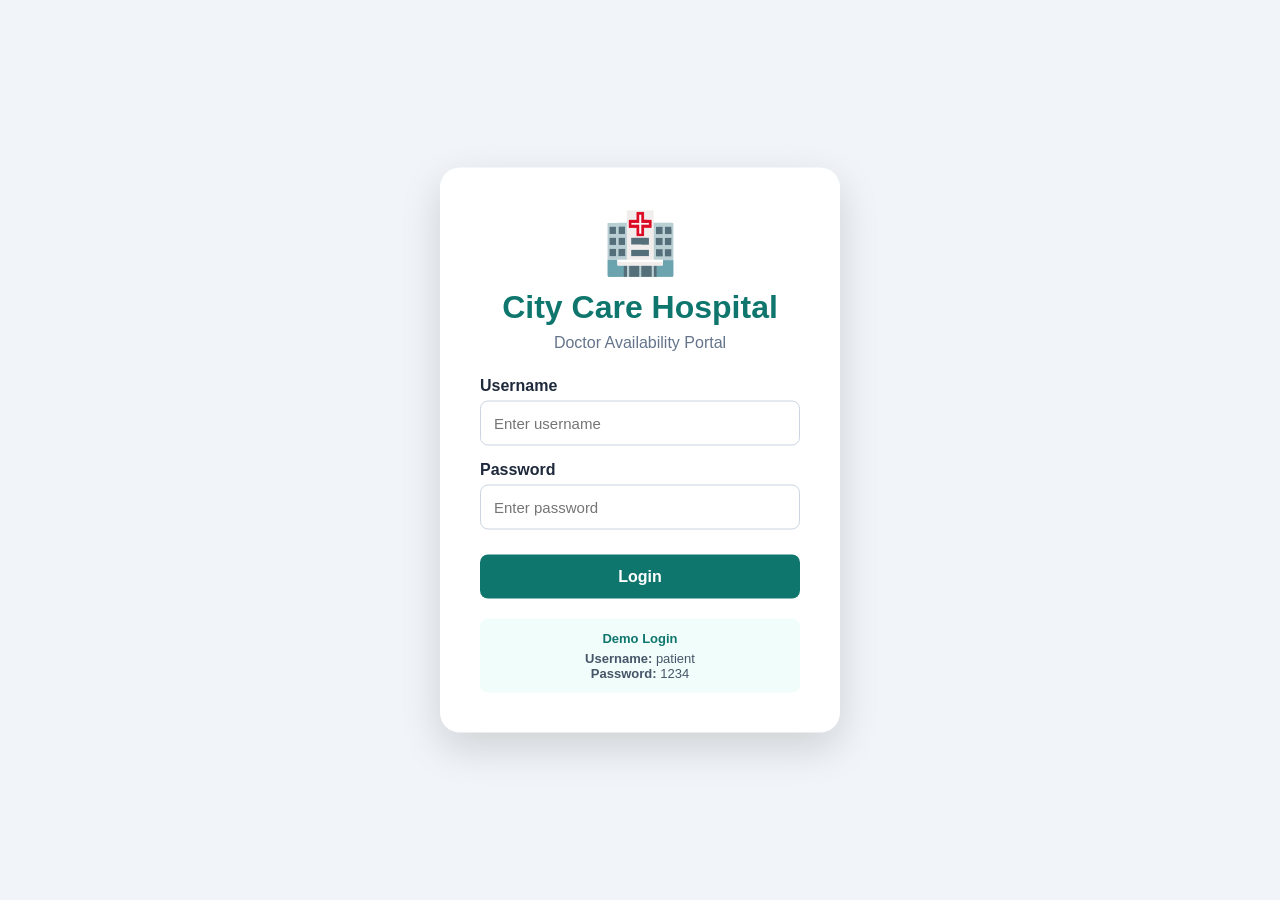
<file: index.html>
<!DOCTYPE html>
<html lang="en">
<head>
    <meta charset="UTF-8">
    <meta name="viewport" content="width=device-width, initial-scale=1.0">
    <title>Hospital Doctor Availability</title>

    <link rel="stylesheet" href="style.css">
</head>

<body>

    <div class="login-container">

        <div class="hospital-icon">🏥</div>

        <h1>City Care Hospital</h1>

        <p>Doctor Availability Portal</p>

        <form onsubmit="login(event)">

            <label>Username</label>
            <input 
                type="text" 
                id="username" 
                placeholder="Enter username"
                required
            >

            <label>Password</label>
            <input 
                type="password" 
                id="password" 
                placeholder="Enter password"
                required
            >

            <button type="submit">Login</button>

        </form>

        <div class="demo-login">
            <p>Demo Login</p>
            <b>Username:</b> patient<br>
            <b>Password:</b> 1234
        </div>

    </div>

    <script src="script.js"></script>

</body>
</html>
</file>
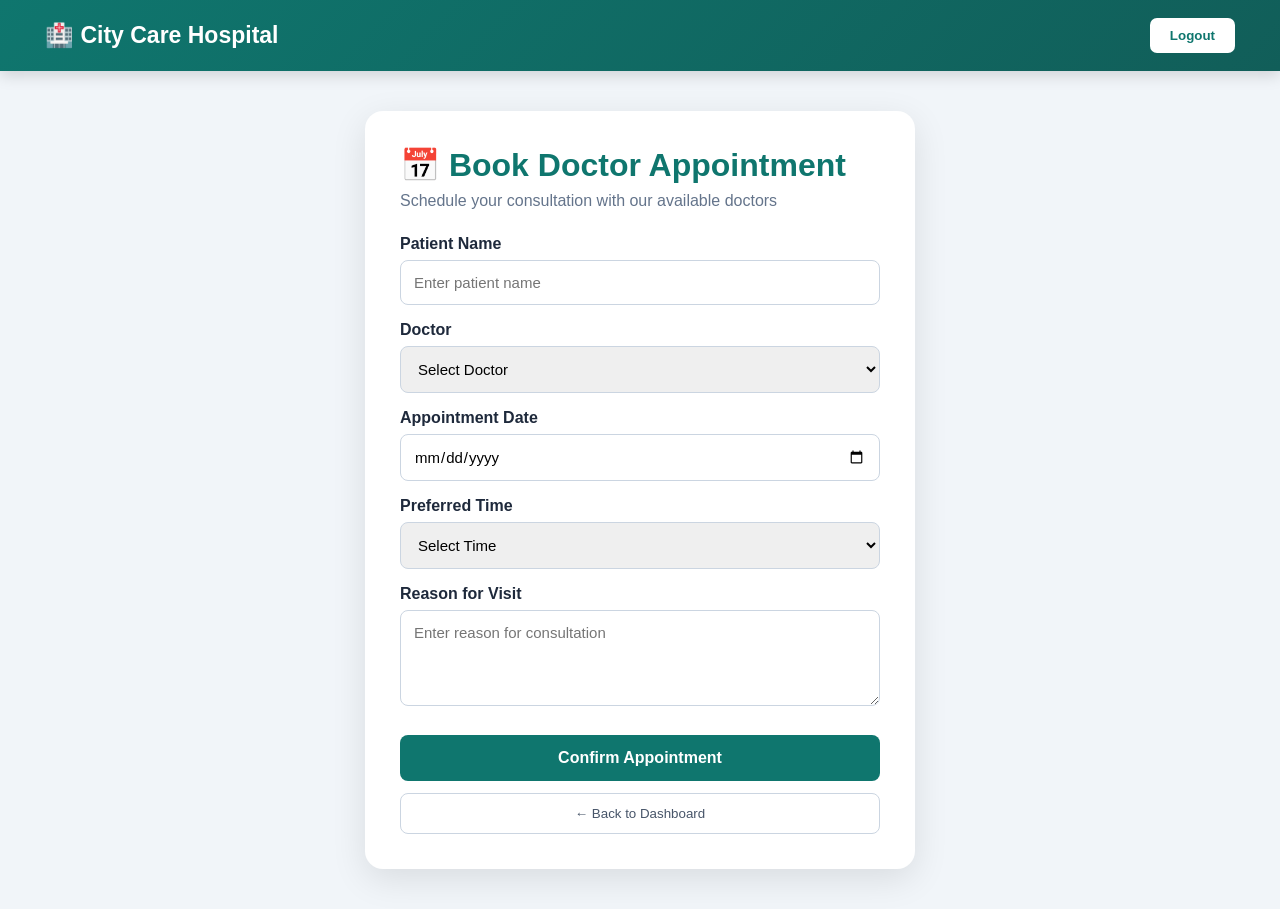
<file: appointment.html>
<!DOCTYPE html>
<html lang="en">

<head>
    <meta charset="UTF-8">
    <meta name="viewport" content="width=device-width, initial-scale=1.0">

    <title>Book Appointment - City Care Hospital</title>

    <link rel="stylesheet" href="style.css">
</head>

<body>

<header>

    <div class="hospital-name">
        🏥 City Care Hospital
    </div>

    <button class="logout-btn" onclick="logout()">
        Logout
    </button>

</header>


<main class="appointment-page">

    <div class="appointment-box">

        <h1>📅 Book Doctor Appointment</h1>

        <p>
            Schedule your consultation with our available doctors
        </p>


        <form onsubmit="submitAppointment(event)">

            <label>Patient Name</label>

            <input
                type="text"
                id="patientName"
                placeholder="Enter patient name"
                required
            >


            <label>Doctor</label>

            <select id="doctorName" required>

                <option value="">
                    Select Doctor
                </option>

                <option>Dr. Ravi Kumar - Cardiologist</option>

                <option>Dr. Priya Sharma - Pediatrician</option>

                <option>Dr. Arun Reddy - Neurologist</option>

                <option>Dr. Sneha Rao - Dermatologist</option>

                <option>Dr. Kiran Rao - Orthopedic</option>

                <option>Dr. Anjali Devi - General Physician</option>

            </select>


            <label>Appointment Date</label>

            <input
                type="date"
                id="appointmentDate"
                required
            >


            <label>Preferred Time</label>

            <select id="appointmentTime" required>

                <option value="">
                    Select Time
                </option>

                <option>9:00 AM - 10:00 AM</option>

                <option>10:00 AM - 11:00 AM</option>

                <option>11:00 AM - 12:00 PM</option>

                <option>2:00 PM - 3:00 PM</option>

                <option>4:00 PM - 5:00 PM</option>

                <option>5:00 PM - 6:00 PM</option>

            </select>


            <label>Reason for Visit</label>

            <textarea
                id="reason"
                placeholder="Enter reason for consultation"
                rows="4"
            ></textarea>


            <button class="confirm-btn" type="submit">
                Confirm Appointment
            </button>

        </form>


        <button
            class="back-btn"
            onclick="window.location.href='dashboard.html'">

            ← Back to Dashboard

        </button>

    </div>

</main>


<script src="script.js"></script>

</body>
</html>
</file>
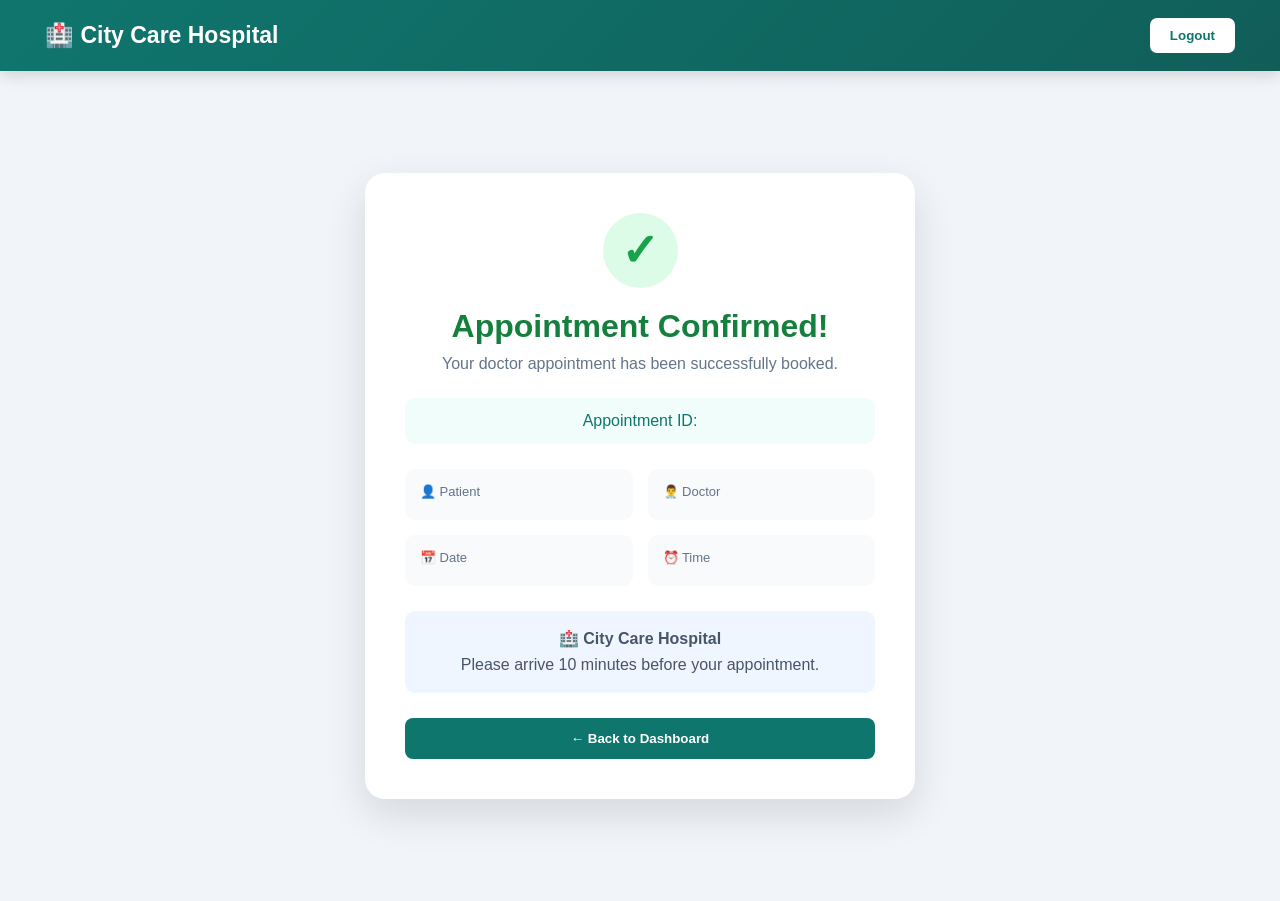
<file: confirmation.html>
<!DOCTYPE html>
<html lang="en">

<head>
    <meta charset="UTF-8">
    <meta name="viewport" content="width=device-width, initial-scale=1.0">

    <title>Appointment Confirmed - City Care Hospital</title>

    <link rel="stylesheet" href="style.css">
</head>

<body>

<header>

    <div class="hospital-name">
        🏥 City Care Hospital
    </div>

    <button class="logout-btn" onclick="logout()">
        Logout
    </button>

</header>


<main class="confirmation-page">

    <div class="confirmation-card">

        <div class="success-icon">
            ✓
        </div>

        <h1>Appointment Confirmed!</h1>

        <p class="success-message">
            Your doctor appointment has been successfully booked.
        </p>


        <div class="appointment-id">
            Appointment ID:
            <b id="appointmentId"></b>
        </div>


        <div class="confirmation-details">

            <div>
                <span>👤 Patient</span>
                <b id="confirmPatient"></b>
            </div>

            <div>
                <span>👨‍⚕️ Doctor</span>
                <b id="confirmDoctor"></b>
            </div>

            <div>
                <span>📅 Date</span>
                <b id="confirmDate"></b>
            </div>

            <div>
                <span>⏰ Time</span>
                <b id="confirmTime"></b>
            </div>

        </div>


        <div class="hospital-note">

            🏥 <b>City Care Hospital</b>

            <br>

            Please arrive 10 minutes before your appointment.

        </div>


        <button
            class="dashboard-btn"
            onclick="window.location.href='dashboard.html'">

            ← Back to Dashboard

        </button>

    </div>

</main>


<script src="script.js"></script>

</body>
</html>
</file>
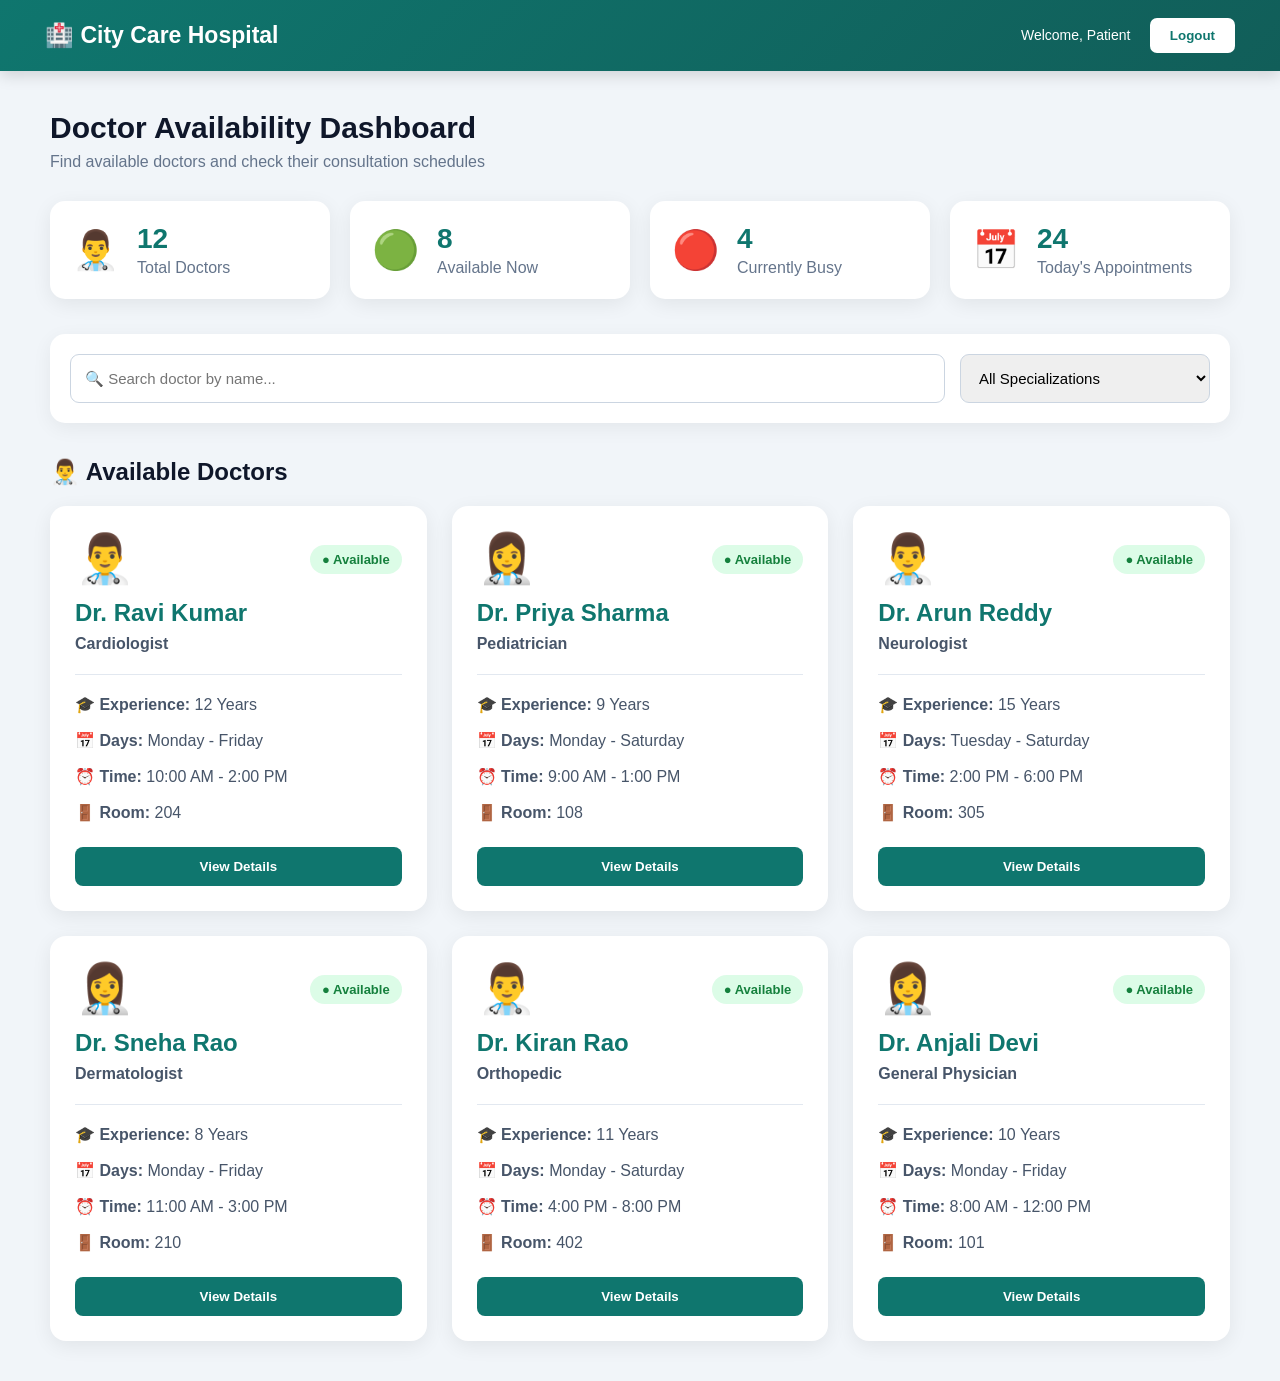
<file: dashboard.html>
<!DOCTYPE html>
<html lang="en">
<head>
    <meta charset="UTF-8">
    <meta name="viewport" content="width=device-width, initial-scale=1.0">

    <title>City Care Hospital - Dashboard</title>

    <link rel="stylesheet" href="style.css">
</head>

<body>

<header>
    <div class="hospital-name">
        🏥 City Care Hospital
    </div>

    <div>
        <span class="welcome">Welcome, Patient</span>
        <button class="logout-btn" onclick="logout()">Logout</button>
    </div>
</header>


<main class="dashboard">

    <h1>Doctor Availability Dashboard</h1>

    <p class="dashboard-subtitle">
        Find available doctors and check their consultation schedules
    </p>


    <!-- STATISTICS -->

    <div class="stats">

        <div class="stat-card">
            <div class="stat-icon">👨‍⚕️</div>
            <div>
                <h2>12</h2>
                <p>Total Doctors</p>
            </div>
        </div>

        <div class="stat-card">
            <div class="stat-icon">🟢</div>
            <div>
                <h2>8</h2>
                <p>Available Now</p>
            </div>
        </div>

        <div class="stat-card">
            <div class="stat-icon">🔴</div>
            <div>
                <h2>4</h2>
                <p>Currently Busy</p>
            </div>
        </div>

        <div class="stat-card">
            <div class="stat-icon">📅</div>
            <div>
                <h2>24</h2>
                <p>Today's Appointments</p>
            </div>
        </div>

    </div>


    <!-- SEARCH -->

    <div class="search-section">

        <input
            type="text"
            id="doctorSearch"
            placeholder="🔍 Search doctor by name..."
            onkeyup="searchDoctors()"
        >

        <select id="specializationFilter" onchange="filterDoctors()">
            <option value="all">All Specializations</option>
            <option value="Cardiologist">Cardiologist</option>
            <option value="Pediatrician">Pediatrician</option>
            <option value="Neurologist">Neurologist</option>
            <option value="Dermatologist">Dermatologist</option>
            <option value="Orthopedic">Orthopedic</option>
            <option value="General Physician">General Physician</option>
        </select>

    </div>
<!-- MY APPOINTMENT -->

<div class="my-appointment" id="myAppointment">

    <h2>📅 My Appointment</h2>

    <div class="appointment-card">

        <div>
            <span>👤 Patient</span>
            <b id="myPatient">-</b>
        </div>

        <div>
            <span>👨‍⚕️ Doctor</span>
            <b id="myDoctor">-</b>
        </div>

        <div>
            <span>📅 Date</span>
            <b id="myDate">-</b>
        </div>

        <div>
            <span>⏰ Time</span>
            <b id="myTime">-</b>
        </div>

        <div class="appointment-status">
            🟢 Confirmed
        </div>

    </div>

</div>

    <h2 class="section-title">
        👨‍⚕️ Available Doctors
    </h2>


    <!-- DOCTOR CARDS -->

    <div class="doctor-grid" id="doctorGrid">


        <div class="doctor-card" data-specialization="Cardiologist">

            <div class="doctor-top">
                <div class="doctor-icon">👨‍⚕️</div>

                <span class="available">
                    ● Available
                </span>
            </div>

            <h2>Dr. Ravi Kumar</h2>

            <p class="specialization">
                Cardiologist
            </p>

            <hr>

            <p>
                <b>🎓 Experience:</b> 12 Years
            </p>

            <p>
                <b>📅 Days:</b> Monday - Friday
            </p>

            <p>
                <b>⏰ Time:</b> 10:00 AM - 2:00 PM
            </p>

            <p>
                <b>🚪 Room:</b> 204
            </p>

            <button class="details-btn"
                onclick="showDoctor('Dr. Ravi Kumar','Cardiologist','12 Years','Monday - Friday','10:00 AM - 2:00 PM','204')">
                View Details
            </button>

        </div>


        <div class="doctor-card" data-specialization="Pediatrician">

            <div class="doctor-top">
                <div class="doctor-icon">👩‍⚕️</div>

                <span class="available">
                    ● Available
                </span>
            </div>

            <h2>Dr. Priya Sharma</h2>

            <p class="specialization">
                Pediatrician
            </p>

            <hr>

            <p>
                <b>🎓 Experience:</b> 9 Years
            </p>

            <p>
                <b>📅 Days:</b> Monday - Saturday
            </p>

            <p>
                <b>⏰ Time:</b> 9:00 AM - 1:00 PM
            </p>

            <p>
                <b>🚪 Room:</b> 108
            </p>

            <button class="details-btn"
                onclick="showDoctor('Dr. Priya Sharma','Pediatrician','9 Years','Monday - Saturday','9:00 AM - 1:00 PM','108')">
                View Details
            </button>

        </div>


        <div class="doctor-card" data-specialization="Neurologist">

            <div class="doctor-top">
                <div class="doctor-icon">👨‍⚕️</div>

                <span class="available">
                    ● Available
                </span>
            </div>

            <h2>Dr. Arun Reddy</h2>

            <p class="specialization">
                Neurologist
            </p>

            <hr>

            <p>
                <b>🎓 Experience:</b> 15 Years
            </p>

            <p>
                <b>📅 Days:</b> Tuesday - Saturday
            </p>

            <p>
                <b>⏰ Time:</b> 2:00 PM - 6:00 PM
            </p>

            <p>
                <b>🚪 Room:</b> 305
            </p>

            <button class="details-btn"
                onclick="showDoctor('Dr. Arun Reddy','Neurologist','15 Years','Tuesday - Saturday','2:00 PM - 6:00 PM','305')">
                View Details
            </button>

        </div>


        <div class="doctor-card" data-specialization="Dermatologist">

            <div class="doctor-top">
                <div class="doctor-icon">👩‍⚕️</div>

                <span class="available">
                    ● Available
                </span>
            </div>

            <h2>Dr. Sneha Rao</h2>

            <p class="specialization">
                Dermatologist
            </p>

            <hr>

            <p>
                <b>🎓 Experience:</b> 8 Years
            </p>

            <p>
                <b>📅 Days:</b> Monday - Friday
            </p>

            <p>
                <b>⏰ Time:</b> 11:00 AM - 3:00 PM
            </p>

            <p>
                <b>🚪 Room:</b> 210
            </p>

            <button class="details-btn"
                onclick="showDoctor('Dr. Sneha Rao','Dermatologist','8 Years','Monday - Friday','11:00 AM - 3:00 PM','210')">
                View Details
            </button>

        </div>


        <div class="doctor-card" data-specialization="Orthopedic">

            <div class="doctor-top">
                <div class="doctor-icon">👨‍⚕️</div>

                <span class="available">
                    ● Available
                </span>
            </div>

            <h2>Dr. Kiran Rao</h2>

            <p class="specialization">
                Orthopedic
            </p>

            <hr>

            <p>
                <b>🎓 Experience:</b> 11 Years
            </p>

            <p>
                <b>📅 Days:</b> Monday - Saturday
            </p>

            <p>
                <b>⏰ Time:</b> 4:00 PM - 8:00 PM
            </p>

            <p>
                <b>🚪 Room:</b> 402
            </p>

            <button class="details-btn"
                onclick="showDoctor('Dr. Kiran Rao','Orthopedic','11 Years','Monday - Saturday','4:00 PM - 8:00 PM','402')">
                View Details
            </button>

        </div>


        <div class="doctor-card" data-specialization="General Physician">

            <div class="doctor-top">
                <div class="doctor-icon">👩‍⚕️</div>

                <span class="available">
                    ● Available
                </span>
            </div>

            <h2>Dr. Anjali Devi</h2>

            <p class="specialization">
                General Physician
            </p>

            <hr>

            <p>
                <b>🎓 Experience:</b> 10 Years
            </p>

            <p>
                <b>📅 Days:</b> Monday - Friday
            </p>

            <p>
                <b>⏰ Time:</b> 8:00 AM - 12:00 PM
            </p>

            <p>
                <b>🚪 Room:</b> 101
            </p>

            <button class="details-btn"
                onclick="showDoctor('Dr. Anjali Devi','General Physician','10 Years','Monday - Friday','8:00 AM - 12:00 PM','101')">
                View Details
            </button>

        </div>

    </div>

</main>


<!-- DOCTOR DETAILS POPUP -->

<div class="modal" id="doctorModal">

    <div class="modal-content">

        <span class="close" onclick="closeModal()">×</span>

        <div class="modal-icon">👨‍⚕️</div>

        <h2 id="modalName"></h2>

        <p class="specialization" id="modalSpecialization"></p>

        <hr>

        <p><b>🎓 Experience:</b> <span id="modalExperience"></span></p>

        <p><b>📅 Available Days:</b> <span id="modalDays"></span></p>

        <p><b>⏰ Available Time:</b> <span id="modalTime"></span></p>

        <p><b>🚪 Room Number:</b> <span id="modalRoom"></span></p>

        <button class="appointment-btn"
            onclick="bookAppointment()">
            📅 Book Appointment
        </button>

    </div>

</div>


<script src="script.js"></script>

</body>
</html>
</file>
<file: style.css>
* {
    margin: 0;
    padding: 0;
    box-sizing: border-box;
    font-family: Arial, sans-serif;
}

body {
    min-height: 100vh;
    background: #f1f5f9;
    color: #1e293b;
}

/* ================= LOGIN ================= */

.login-container {
    width: 400px;
    background: white;
    padding: 40px;
    border-radius: 20px;
    box-shadow: 0 15px 40px rgba(0,0,0,0.15);

    position: absolute;
    top: 50%;
    left: 50%;
    transform: translate(-50%, -50%);

    text-align: center;
}

.hospital-icon {
    font-size: 60px;
    margin-bottom: 10px;
}

.login-container h1 {
    color: #0f766e;
    margin-bottom: 8px;
}

.login-container > p {
    color: #64748b;
    margin-bottom: 25px;
}

.login-container form {
    text-align: left;
}

.login-container label {
    display: block;
    margin-top: 15px;
    margin-bottom: 6px;
    font-weight: bold;
}

.login-container input {
    width: 100%;
    padding: 13px;
    border: 1px solid #cbd5e1;
    border-radius: 8px;
    font-size: 15px;
    outline: none;
}

.login-container input:focus {
    border-color: #0f766e;
}

.login-container button {
    width: 100%;
    padding: 13px;
    margin-top: 25px;
    border: none;
    border-radius: 8px;
    background: #0f766e;
    color: white;
    font-size: 16px;
    font-weight: bold;
    cursor: pointer;
}

.login-container button:hover {
    background: #115e59;
}

.demo-login {
    margin-top: 20px;
    padding: 12px;
    background: #f0fdfa;
    border-radius: 8px;
    font-size: 13px;
    color: #475569;
}

.demo-login p {
    color: #0f766e;
    font-weight: bold;
    margin-bottom: 5px;
}


/* ================= HEADER ================= */

header {
    background: linear-gradient(135deg, #0f766e, #115e59);
    color: white;
    padding: 18px 45px;

    display: flex;
    justify-content: space-between;
    align-items: center;

    box-shadow: 0 4px 15px rgba(0,0,0,0.15);
}

.hospital-name {
    font-size: 23px;
    font-weight: bold;
}

.welcome {
    margin-right: 15px;
    font-size: 14px;
}

.logout-btn {
    background: white;
    color: #0f766e;
    border: none;
    padding: 10px 20px;
    border-radius: 7px;
    cursor: pointer;
    font-weight: bold;
}

.logout-btn:hover {
    background: #ecfeff;
}


/* ================= DASHBOARD ================= */

.dashboard {
    padding: 40px 50px;
    max-width: 1400px;
    margin: auto;
}

.dashboard h1 {
    color: #0f172a;
    font-size: 30px;
}

.dashboard-subtitle {
    color: #64748b;
    margin-top: 8px;
    margin-bottom: 30px;
}


/* ================= STATISTICS ================= */

.stats {
    display: grid;
    grid-template-columns: repeat(4, 1fr);
    gap: 20px;
    margin-bottom: 35px;
}

.stat-card {
    background: white;
    padding: 22px;

    border-radius: 15px;

    display: flex;
    align-items: center;
    gap: 18px;

    box-shadow: 0 5px 20px rgba(0,0,0,0.07);

    transition: 0.3s;
}

.stat-card:hover {
    transform: translateY(-5px);
    box-shadow: 0 10px 25px rgba(0,0,0,0.12);
}

.stat-icon {
    font-size: 38px;
}

.stat-card h2 {
    color: #0f766e;
    font-size: 28px;
}

.stat-card p {
    color: #64748b;
    margin-top: 4px;
}


/* ================= SEARCH ================= */

.search-section {
    background: white;
    padding: 20px;

    border-radius: 15px;

    display: flex;
    gap: 15px;

    box-shadow: 0 5px 20px rgba(0,0,0,0.06);

    margin-bottom: 35px;
}

.search-section input {
    flex: 1;
    padding: 14px;

    border: 1px solid #cbd5e1;
    border-radius: 9px;

    font-size: 15px;
    outline: none;
}

.search-section input:focus {
    border-color: #0f766e;
}

.search-section select {
    width: 250px;
    padding: 14px;

    border: 1px solid #cbd5e1;
    border-radius: 9px;

    font-size: 15px;

    outline: none;
}


/* ================= DOCTORS ================= */

.section-title {
    margin-bottom: 20px;
    color: #0f172a;
}

.doctor-grid {
    display: grid;

    grid-template-columns: repeat(3, 1fr);

    gap: 25px;
}

.doctor-card {
    background: white;

    padding: 25px;

    border-radius: 16px;

    box-shadow: 0 5px 20px rgba(0,0,0,0.07);

    transition: 0.3s;
}

.doctor-card:hover {
    transform: translateY(-7px);

    box-shadow: 0 12px 30px rgba(0,0,0,0.13);
}

.doctor-top {
    display: flex;

    justify-content: space-between;

    align-items: center;

    margin-bottom: 12px;
}

.doctor-icon {
    font-size: 48px;
}

.doctor-card h2 {
    color: #0f766e;
    margin-bottom: 5px;
}

.specialization {
    color: #2563eb;
    font-weight: bold;
}

.doctor-card hr {
    border: none;

    border-top: 1px solid #e2e8f0;

    margin: 18px 0;
}

.doctor-card p {
    margin-bottom: 12px;

    line-height: 1.5;

    color: #475569;
}


/* AVAILABLE */

.available {
    display: inline-block;

    background: #dcfce7;

    color: #15803d;

    padding: 7px 12px;

    border-radius: 20px;

    font-weight: bold;

    font-size: 13px;
}


/* DETAILS BUTTON */

.details-btn {
    width: 100%;

    margin-top: 10px;

    padding: 12px;

    border: none;

    border-radius: 8px;

    background: #0f766e;

    color: white;

    font-weight: bold;

    cursor: pointer;
}

.details-btn:hover {
    background: #115e59;
}


/* ================= MODAL ================= */

.modal {
    display: none;

    position: fixed;

    z-index: 1000;

    left: 0;
    top: 0;

    width: 100%;
    height: 100%;

    background: rgba(15,23,42,0.65);

    justify-content: center;

    align-items: center;
}

.modal-content {
    background: white;

    width: 420px;

    padding: 35px;

    border-radius: 18px;

    box-shadow: 0 20px 50px rgba(0,0,0,0.25);

    position: relative;

    animation: popup 0.25s ease;
}

@keyframes popup {
    from {
        transform: scale(0.8);
        opacity: 0;
    }

    to {
        transform: scale(1);
        opacity: 1;
    }
}

.close {
    position: absolute;

    right: 20px;
    top: 15px;

    font-size: 30px;

    cursor: pointer;

    color: #64748b;
}

.close:hover {
    color: #ef4444;
}

.modal-icon {
    font-size: 55px;

    text-align: center;

    margin-bottom: 10px;
}

.modal-content h2 {
    text-align: center;

    color: #0f766e;

    margin-bottom: 5px;
}

.modal-content .specialization {
    text-align: center;

    margin-bottom: 20px;
}

.modal-content p {
    margin: 14px 0;

    color: #475569;
}


/* APPOINTMENT BUTTON */

.appointment-btn {
    width: 100%;

    margin-top: 15px;

    padding: 13px;

    border: none;

    border-radius: 8px;

    background: #2563eb;

    color: white;

    font-size: 15px;

    font-weight: bold;

    cursor: pointer;
}

.appointment-btn:hover {
    background: #1d4ed8;
}


/* ================= MOBILE ================= */

@media (max-width: 900px) {

    .stats {
        grid-template-columns: repeat(2, 1fr);
    }

    .doctor-grid {
        grid-template-columns: repeat(2, 1fr);
    }
}

@media (max-width: 600px) {

    header {
        padding: 15px 20px;
    }

    .welcome {
        display: none;
    }

    .dashboard {
        padding: 25px 20px;
    }

    .stats {
        grid-template-columns: 1fr;
    }

    .doctor-grid {
        grid-template-columns: 1fr;
    }

    .search-section {
        flex-direction: column;
    }

    .search-section select {
        width: 100%;
    }

    .login-container {
        width: 90%;
    }
}
/* ================= APPOINTMENT PAGE ================= */

.appointment-page {
    min-height: calc(100vh - 70px);

    display: flex;

    justify-content: center;

    align-items: center;

    padding: 40px 20px;
}

.appointment-box {
    background: white;

    width: 550px;

    padding: 35px;

    border-radius: 18px;

    box-shadow: 0 10px 35px rgba(0,0,0,0.10);
}

.appointment-box h1 {
    color: #0f766e;

    margin-bottom: 8px;
}

.appointment-box > p {
    color: #64748b;

    margin-bottom: 25px;
}

.appointment-box label {
    display: block;

    margin-top: 16px;

    margin-bottom: 7px;

    font-weight: bold;
}

.appointment-box input,
.appointment-box select,
.appointment-box textarea {
    width: 100%;

    padding: 13px;

    border: 1px solid #cbd5e1;

    border-radius: 8px;

    font-size: 15px;

    outline: none;
}

.appointment-box input:focus,
.appointment-box select:focus,
.appointment-box textarea:focus {
    border-color: #0f766e;
}

.confirm-btn {
    width: 100%;

    margin-top: 25px;

    padding: 14px;

    border: none;

    border-radius: 8px;

    background: #0f766e;

    color: white;

    font-size: 16px;

    font-weight: bold;

    cursor: pointer;
}

.confirm-btn:hover {
    background: #115e59;
}

.back-btn {
    width: 100%;

    margin-top: 12px;

    padding: 12px;

    border: 1px solid #cbd5e1;

    border-radius: 8px;

    background: white;

    color: #475569;

    cursor: pointer;
}

.back-btn:hover {
    background: #f1f5f9;
}
/* ================= CONFIRMATION ================= */

.confirmation-page {
    min-height: calc(100vh - 70px);

    display: flex;
    justify-content: center;
    align-items: center;

    padding: 40px 20px;
}

.confirmation-card {
    background: white;

    width: 550px;

    padding: 40px;

    border-radius: 20px;

    text-align: center;

    box-shadow: 0 15px 40px rgba(0,0,0,0.12);
}

.success-icon {
    width: 75px;
    height: 75px;

    margin: auto;
    margin-bottom: 20px;

    border-radius: 50%;

    background: #dcfce7;
    color: #16a34a;

    display: flex;
    align-items: center;
    justify-content: center;

    font-size: 45px;
    font-weight: bold;
}

.confirmation-card h1 {
    color: #15803d;

    margin-bottom: 10px;
}

.success-message {
    color: #64748b;

    margin-bottom: 25px;
}

.appointment-id {
    background: #f0fdfa;

    color: #0f766e;

    padding: 14px;

    border-radius: 10px;

    margin-bottom: 25px;
}

.confirmation-details {
    display: grid;

    grid-template-columns: 1fr 1fr;

    gap: 15px;

    text-align: left;
}

.confirmation-details div {
    background: #f8fafc;

    padding: 15px;

    border-radius: 10px;
}

.confirmation-details span {
    display: block;

    color: #64748b;

    font-size: 13px;

    margin-bottom: 6px;
}

.confirmation-details b {
    color: #0f172a;
}

.hospital-note {
    margin-top: 25px;

    padding: 15px;

    background: #eff6ff;

    border-radius: 10px;

    color: #475569;

    line-height: 1.6;
}

.dashboard-btn {
    width: 100%;

    margin-top: 25px;

    padding: 13px;

    border: none;

    border-radius: 8px;

    background: #0f766e;

    color: white;

    font-weight: bold;

    cursor: pointer;
}

.dashboard-btn:hover {
    background: #115e59;
}
</file>
